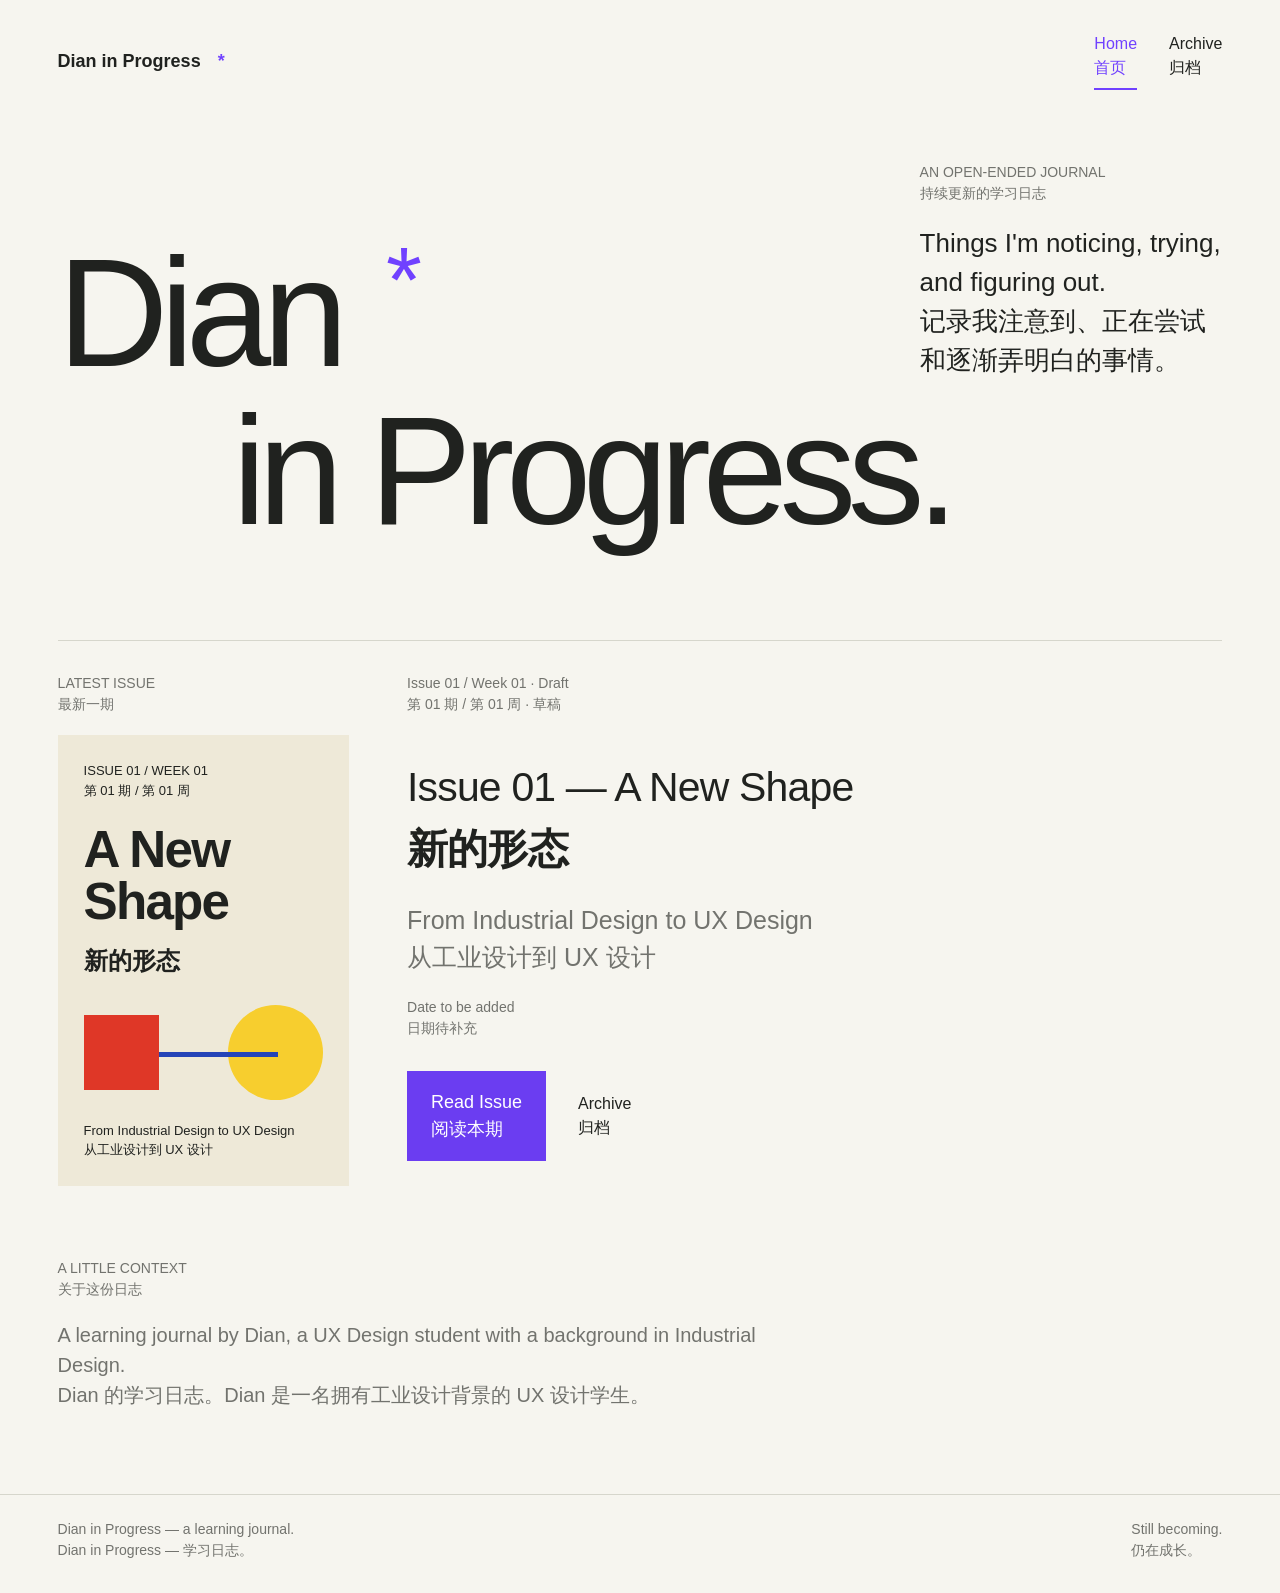
<file: index.html>
<!doctype html><html lang="en"><head><meta charset="utf-8"><meta name="viewport" content="width=device-width,initial-scale=1"><title>Dian in Progress</title><meta name="description" content="Dian’s bilingual journal of learning, questions and experiments in UX Design."><link rel="icon" href="favicon.svg"><link rel="stylesheet" href="style.css"></head><body><header><a class="brand" href="index.html">Dian in Progress <span class="star">*</span></a><nav aria-label="Main navigation"><a class="active" href="index.html">Home<span class="zh" lang="zh-CN">首页</span></a><a class="" href="archive.html">Archive<span class="zh" lang="zh-CN">归档</span></a></nav></header><main><section class="hero"><div class="intro"><div class="eyebrow">An open-ended journal<span class="zh">持续更新的学习日志</span></div>Things I'm noticing, trying, and figuring out.<span class="zh" lang="zh-CN">记录我注意到、正在尝试和逐渐弄明白的事情。</span></div><h1>Dian <span class="star">*</span><span class="second"><span>in</span> Progress.</span></h1></section><section class="latest"><div><div class="eyebrow">Latest issue<span class="zh">最新一期</span></div><a class="cover" href="issue-01.html" aria-label="Read Issue 01: A New Shape"><div class="micro">ISSUE 01 / WEEK 01<span class="zh">第 01 期 / 第 01 周</span></div><h2>A New<br>Shape</h2><div class="ctzh" lang="zh-CN">新的形态</div><div class="geometry" aria-hidden="true"><div class="square"></div><div class="circle"></div><div class="line"></div></div><div class="micro">From Industrial Design to UX Design<span class="zh">从工业设计到 UX 设计</span></div></a></div><div class="issue-info"><div class="muted micro">Issue 01 / Week 01 · Draft<span class="zh">第 01 期 / 第 01 周 · 草稿</span></div><h2>Issue 01 — A New Shape<span class="zh">新的形态</span></h2><div class="subtitle">From Industrial Design to UX Design<span class="zh">从工业设计到 UX 设计</span></div><div class="muted micro" style="margin-top:20px">Date to be added<span class="zh">日期待补充</span></div><div class="actions"><a class="button" href="issue-01.html">Read Issue<span class="zh">阅读本期</span></a><a href="archive.html">Archive<span class="zh">归档</span></a></div></div></section><section class="context"><div class="eyebrow">A little context<span class="zh">关于这份日志</span></div><p>A learning journal by Dian, a UX Design student with a background in Industrial Design.<span class="zh" lang="zh-CN">Dian 的学习日志。Dian 是一名拥有工业设计背景的 UX 设计学生。</span></p></section></main><footer><div>Dian in Progress — a learning journal.<span class="zh" lang="zh-CN">Dian in Progress — 学习日志。</span></div><div>Still becoming.<span class="zh" lang="zh-CN">仍在成长。</span></div></footer></body></html>
</file>
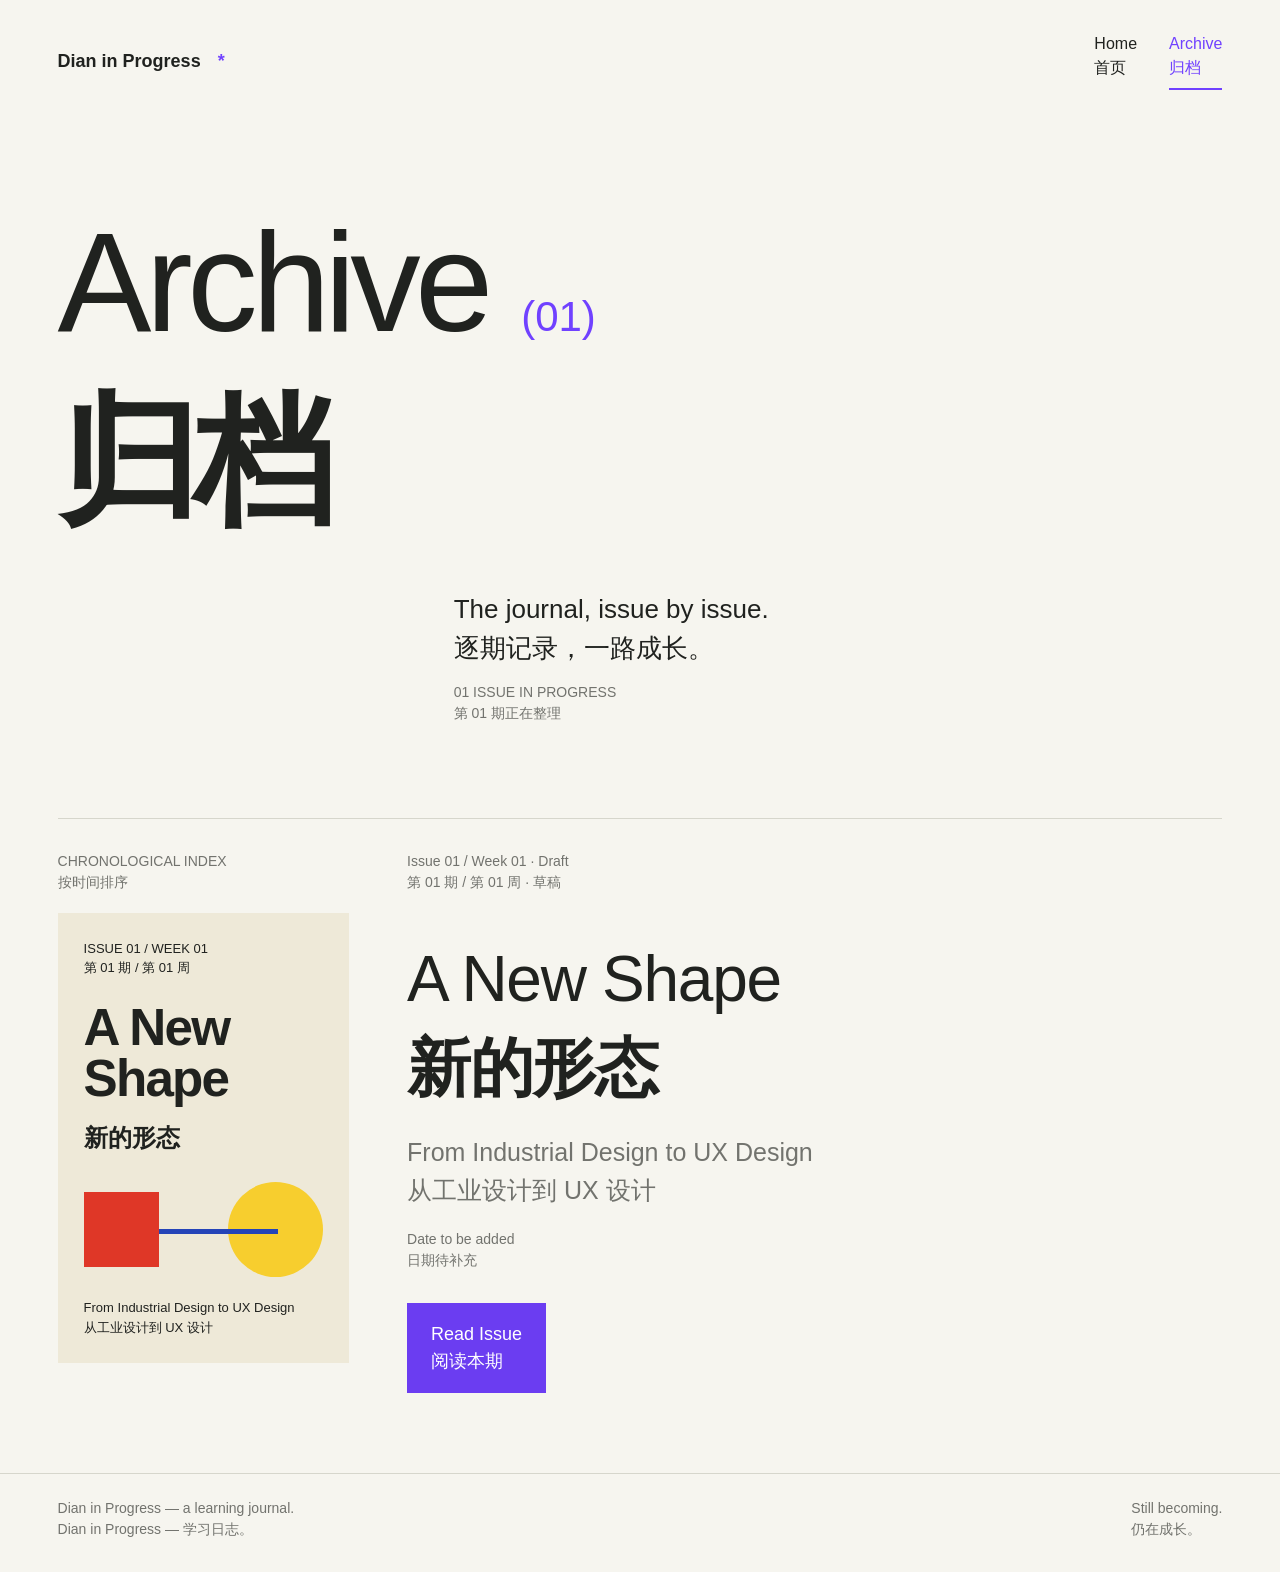
<file: archive.html>
<!doctype html><html lang="en"><head><meta charset="utf-8"><meta name="viewport" content="width=device-width,initial-scale=1"><title>Archive — Dian in Progress</title><meta name="description" content="Dian’s bilingual journal of learning, questions and experiments in UX Design."><link rel="icon" href="favicon.svg"><link rel="stylesheet" href="style.css"></head><body><header><a class="brand" href="index.html">Dian in Progress <span class="star">*</span></a><nav aria-label="Main navigation"><a class="" href="index.html">Home<span class="zh" lang="zh-CN">首页</span></a><a class="active" href="archive.html">Archive<span class="zh" lang="zh-CN">归档</span></a></nav></header><main><section class="archive-hero"><h1>Archive <span class="count">(01)</span><span class="zh" lang="zh-CN">归档</span></h1><div class="archive-intro">The journal, issue by issue.<span class="zh">逐期记录，一路成长。</span><p class="eyebrow">01 issue in progress<span class="zh">第 01 期正在整理</span></p></div></section><section class="latest archive-list"><div><div class="eyebrow">Chronological index<span class="zh">按时间排序</span></div><a class="cover" href="issue-01.html" aria-label="Read Issue 01: A New Shape"><div class="micro">ISSUE 01 / WEEK 01<span class="zh">第 01 期 / 第 01 周</span></div><h2>A New<br>Shape</h2><div class="ctzh" lang="zh-CN">新的形态</div><div class="geometry" aria-hidden="true"><div class="square"></div><div class="circle"></div><div class="line"></div></div><div class="micro">From Industrial Design to UX Design<span class="zh">从工业设计到 UX 设计</span></div></a></div><div class="issue-info"><div class="muted micro">Issue 01 / Week 01 · Draft<span class="zh">第 01 期 / 第 01 周 · 草稿</span></div><h2>A New Shape<span class="zh">新的形态</span></h2><div class="subtitle">From Industrial Design to UX Design<span class="zh">从工业设计到 UX 设计</span></div><div class="muted micro" style="margin-top:20px">Date to be added<span class="zh">日期待补充</span></div><div class="actions"><a class="button" href="issue-01.html">Read Issue<span class="zh">阅读本期</span></a></div></div></section></main><footer><div>Dian in Progress — a learning journal.<span class="zh" lang="zh-CN">Dian in Progress — 学习日志。</span></div><div>Still becoming.<span class="zh" lang="zh-CN">仍在成长。</span></div></footer></body></html>
</file>
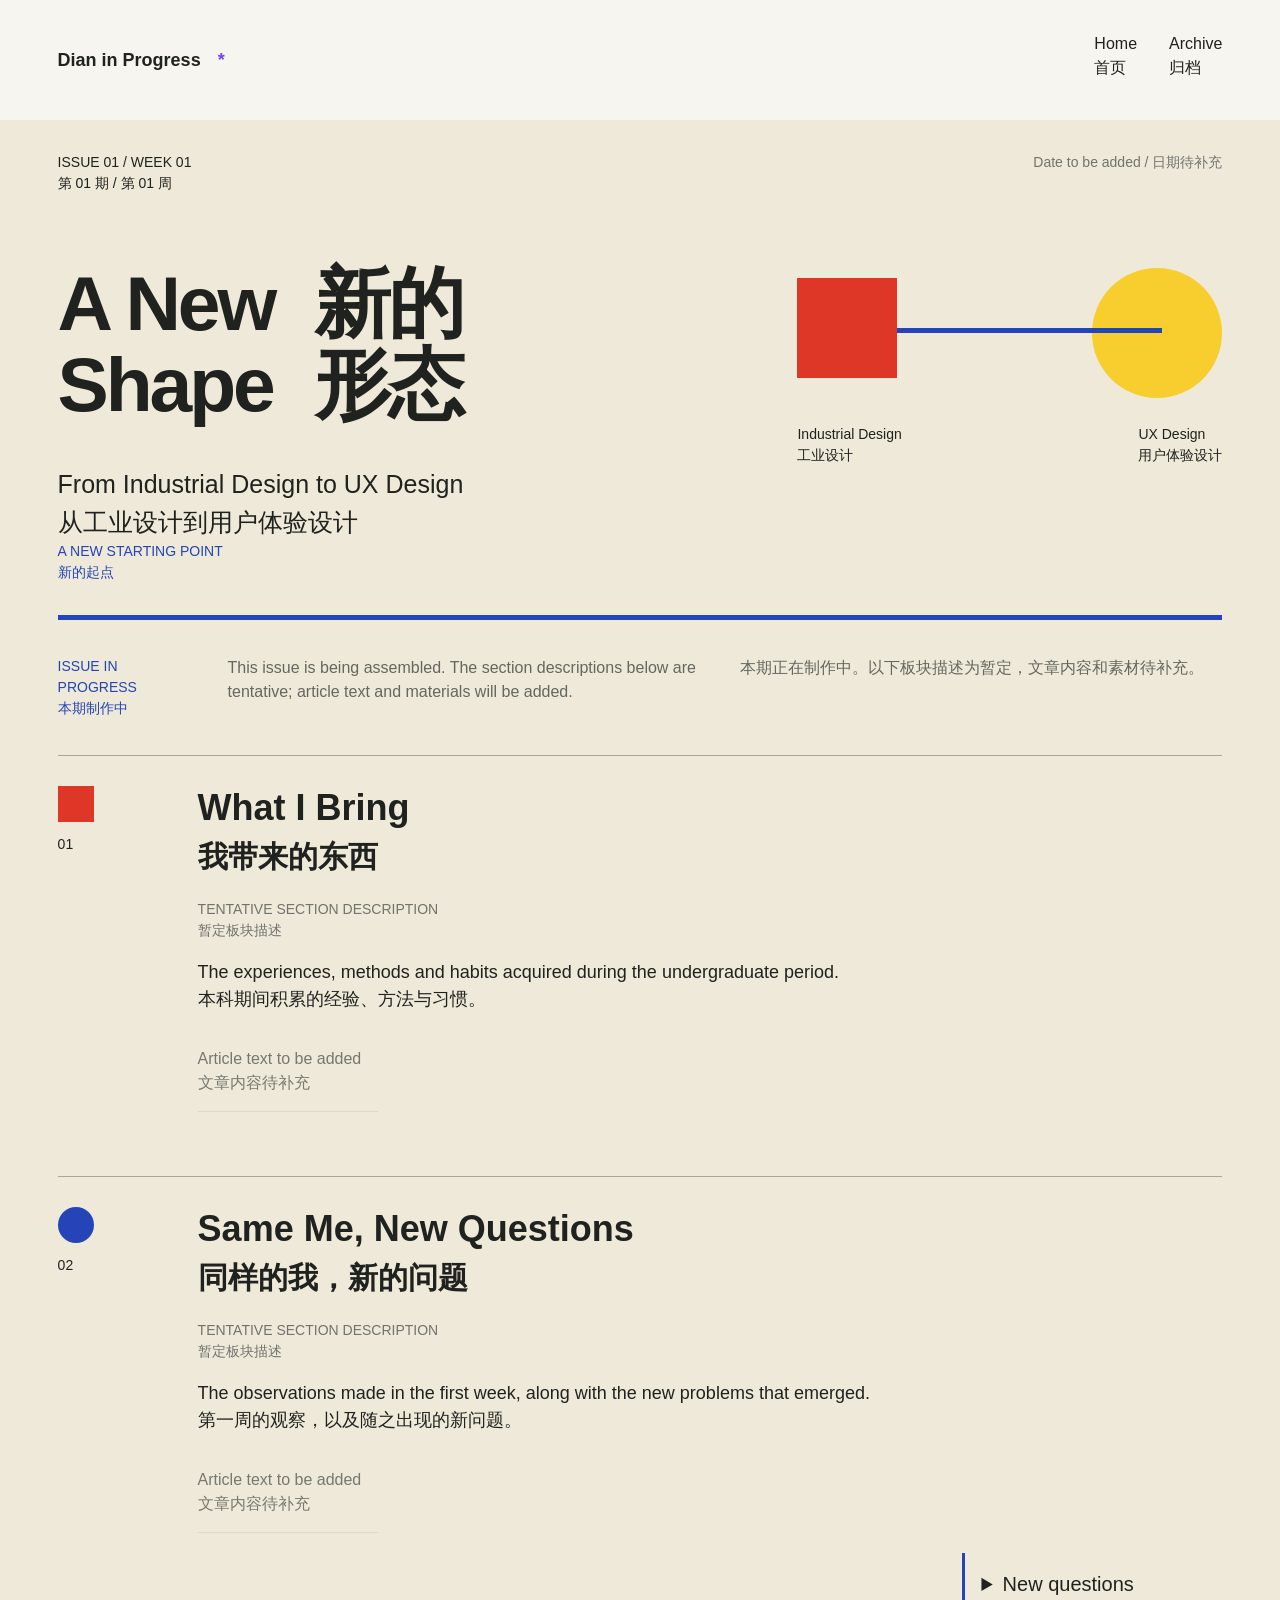
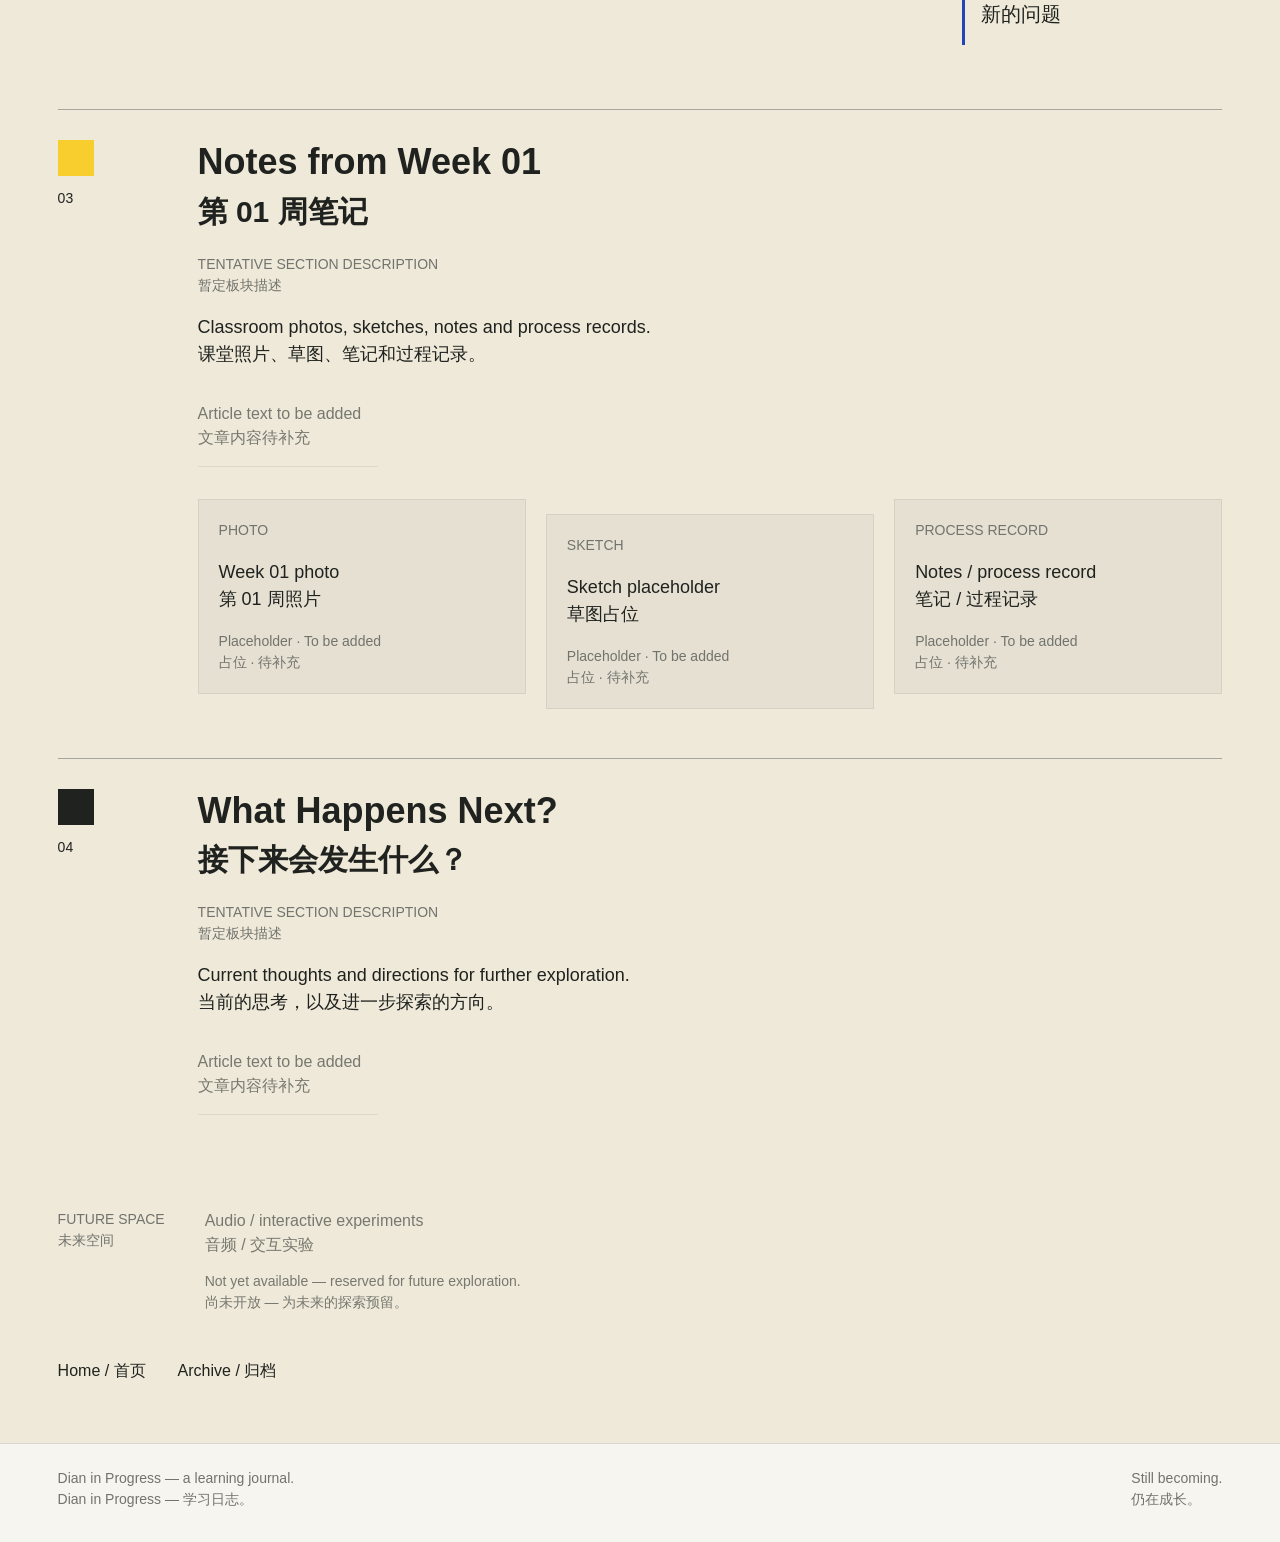
<file: issue-01.html>
<!doctype html><html lang="en"><head><meta charset="utf-8"><meta name="viewport" content="width=device-width,initial-scale=1"><title>A New Shape — Dian in Progress</title><meta name="description" content="Dian’s bilingual journal of learning, questions and experiments in UX Design."><link rel="icon" href="favicon.svg"><link rel="stylesheet" href="style.css"></head><body><header><a class="brand" href="index.html">Dian in Progress <span class="star">*</span></a><nav aria-label="Main navigation"><a class="" href="index.html">Home<span class="zh" lang="zh-CN">首页</span></a><a class="" href="archive.html">Archive<span class="zh" lang="zh-CN">归档</span></a></nav></header><div class="reading"><main><div class="issue-meta"><div>ISSUE 01 / WEEK 01<span class="zh">第 01 期 / 第 01 周</span></div><div class="muted">Date to be added / 日期待补充</div></div><section class="issue-hero"><div class="issue-title-row"><h1><span>A New<br>Shape</span><span class="zh">新的<br>形态</span></h1><div><div class="geometry" aria-hidden="true"><div class="square"></div><div class="circle"></div><div class="line"></div></div><div class="labels"><span>Industrial Design<br>工业设计</span><span>UX Design<br>用户体验设计</span></div></div></div><div class="subtitle">From Industrial Design to UX Design<span class="zh">从工业设计到用户体验设计</span></div><div class="eyebrow" style="color:#2444b8">A new starting point<span class="zh">新的起点</span></div></section><div class="draft-note"><div class="eyebrow">Issue in progress<span class="zh">本期制作中</span></div><div>This issue is being assembled. The section descriptions below are tentative; article text and materials will be added.</div><div lang="zh-CN">本期正在制作中。以下板块描述为暂定，文章内容和素材待补充。</div></div><section class="section"><div><div class="marker " aria-hidden="true"></div><div class="micro section-num">01</div></div><div><h2>What I Bring<span class="zh">我带来的东西</span></h2><div class="eyebrow">Tentative section description<span class="zh">暂定板块描述</span></div><p>The experiences, methods and habits acquired during the undergraduate period.<span class="zh">本科期间积累的经验、方法与习惯。</span></p><div class="placeholder">Article text to be added<span class="zh">文章内容待补充</span></div></div></section><section class="section"><div><div class="marker blue" aria-hidden="true"></div><div class="micro section-num">02</div></div><div><h2>Same Me, New Questions<span class="zh">同样的我，新的问题</span></h2><div class="eyebrow">Tentative section description<span class="zh">暂定板块描述</span></div><p>The observations made in the first week, along with the new problems that emerged.<span class="zh">第一周的观察，以及随之出现的新问题。</span></p><div class="placeholder">Article text to be added<span class="zh">文章内容待补充</span></div><details class="note"><summary>New questions<span class="zh">新的问题</span></summary><p class="muted">Questions to be added.<span class="zh">问题待补充。</span></p></details></div></section><section class="section"><div><div class="marker yellow" aria-hidden="true"></div><div class="micro section-num">03</div></div><div><h2>Notes from Week 01<span class="zh">第 01 周笔记</span></h2><div class="eyebrow">Tentative section description<span class="zh">暂定板块描述</span></div><p>Classroom photos, sketches, notes and process records.<span class="zh">课堂照片、草图、笔记和过程记录。</span></p><div class="placeholder">Article text to be added<span class="zh">文章内容待补充</span></div><div class="materials"><div class="material"><div class="eyebrow">Photo</div><p>Week 01 photo<span class="zh">第 01 周照片</span></p><div class="micro muted">Placeholder · To be added<span class="zh">占位 · 待补充</span></div></div><div class="material"><div class="eyebrow">Sketch</div><p>Sketch placeholder<span class="zh">草图占位</span></p><div class="micro muted">Placeholder · To be added<span class="zh">占位 · 待补充</span></div></div><div class="material"><div class="eyebrow">Process record</div><p>Notes / process record<span class="zh">笔记 / 过程记录</span></p><div class="micro muted">Placeholder · To be added<span class="zh">占位 · 待补充</span></div></div></div></div></section><section class="section"><div><div class="marker black" aria-hidden="true"></div><div class="micro section-num">04</div></div><div><h2>What Happens Next?<span class="zh">接下来会发生什么？</span></h2><div class="eyebrow">Tentative section description<span class="zh">暂定板块描述</span></div><p>Current thoughts and directions for further exploration.<span class="zh">当前的思考，以及进一步探索的方向。</span></p><div class="placeholder">Article text to be added<span class="zh">文章内容待补充</span></div></div></section><div class="future"><div class="eyebrow">Future space<span class="zh">未来空间</span></div><div>Audio / interactive experiments<span class="zh">音频 / 交互实验</span><p class="micro">Not yet available — reserved for future exploration.<span class="zh">尚未开放 — 为未来的探索预留。</span></p></div></div><div class="actions"><a href="index.html">Home / 首页</a><a href="archive.html">Archive / 归档</a></div></main></div><footer><div>Dian in Progress — a learning journal.<span class="zh" lang="zh-CN">Dian in Progress — 学习日志。</span></div><div>Still becoming.<span class="zh" lang="zh-CN">仍在成长。</span></div></footer></body></html>
</file>
<file: style.css>
*{box-sizing:border-box}html{scroll-behavior:smooth}body{margin:0;background:#f6f5ef;color:#20221f;font-family:Arial,"Noto Sans",sans-serif;line-height:1.5}a{color:inherit;text-decoration:none}a:focus-visible,summary:focus-visible{outline:3px solid #7041ff;outline-offset:6px}a:hover{color:#7041ff}header,footer,main{max-width:1600px;margin:auto;padding-left:4.5%;padding-right:4.5%}header{display:flex;justify-content:space-between;align-items:center;padding-top:32px;padding-bottom:32px}.brand{font-weight:700;font-size:18px}.star{color:#7041ff;margin-left:12px}nav{display:flex;gap:32px}nav a{font-size:16px;padding-bottom:8px}nav a.active{color:#7041ff;border-bottom:2px solid}.zh{display:block}.muted{color:#72736e}.micro{font-size:14px}.eyebrow{font-size:14px;text-transform:uppercase;color:#72736e}.hero{position:relative;padding:72px 0 90px}.hero h1{font-size:clamp(80px,12vw,190px);font-weight:500;line-height:1.03;letter-spacing:-.055em;margin:40px 0 0}.hero h1 .second{display:block;margin-left:15%}.hero h1 .star{vertical-align:top;font-size:.6em}.intro{position:absolute;right:0;top:40px;width:26%;font-size:26px}.intro .eyebrow{margin-bottom:20px}.latest{border-top:1px solid #d6d6cc;padding:32px 0;display:grid;grid-template-columns:25% 1fr;gap:5%}.cover{background:#eee9d8;padding:26px;margin-top:20px;display:block;color:#20221f!important}.cover:hover{transform:translateY(-4px)}.cover h2{font-size:clamp(36px,4vw,58px);line-height:1;letter-spacing:-.035em;margin:24px 0 16px}.cover .ctzh{font-size:24px;font-weight:bold}.geometry{height:110px;position:relative;margin:16px 0}.square{position:absolute;width:75px;height:75px;top:20px;background:#df3727}.circle{position:absolute;width:95px;height:95px;border-radius:50%;background:#f7ce2e;right:0;top:10px}.line{position:absolute;top:57px;left:75px;right:45px;height:5px;background:#2444b8}.cover .micro{font-size:13px}.issue-info{padding-top:0}.issue-info h2{font-size:clamp(32px,3.2vw,54px);line-height:1.2;font-weight:500;letter-spacing:-.02em;margin:48px 0 28px}.issue-info h2 .zh{font-weight:700;margin-top:12px}.subtitle{font-size:25px;color:#72736e}.actions{display:flex;align-items:center;gap:32px;margin-top:32px}.button{display:inline-block;background:#6b3df1;color:white;padding:18px 24px;font-size:18px}.button:hover{background:#532ad1;color:white}.context{max-width:760px;padding:40px 0 64px}.context p{font-size:20px;color:#72736e}footer{border-top:1px solid #d6d6cc;padding-top:24px;padding-bottom:32px;font-size:14px;color:#72736e;display:flex;justify-content:space-between;gap:32px}.archive-hero{padding:64px 0 80px}.archive-hero h1{font-size:clamp(72px,11vw,165px);font-weight:500;letter-spacing:-.04em;line-height:1.1;margin:20px 0 50px}.archive-hero h1 .zh{font-weight:bold;margin-top:24px}.count{color:#7041ff;font-size:42px;letter-spacing:0}.archive-intro{margin-left:34%;font-size:26px}.archive-list{padding-bottom:80px}.archive-list .issue-info h2{font-size:clamp(38px,5vw,76px)}.reading{background:#eee9d8;padding-top:32px;padding-bottom:60px}.reading main{max-width:1350px}.issue-meta{display:flex;justify-content:space-between;font-size:14px}.issue-hero{padding:48px 0 32px;border-bottom:5px solid #2444b8}.issue-title-row{display:grid;grid-template-columns:1.6fr 1fr;gap:60px;align-items:center}.issue-title-row h1{font-size:clamp(48px,6vw,84px);line-height:1.05;letter-spacing:-.04em;display:flex;gap:40px;margin:20px 0 40px}.issue-title-row h1 .zh{font-weight:700}.issue-title-row .geometry{height:150px}.issue-title-row .square{width:100px;height:100px}.issue-title-row .circle{width:130px;height:130px}.issue-title-row .line{left:100px;top:70px;right:60px}.labels{display:flex;justify-content:space-between;font-size:14px}.issue-hero .subtitle{color:#20221f}.draft-note{display:grid;grid-template-columns:140px 1fr 1fr;gap:30px;padding:36px 0;color:#656760;font-size:16px}.draft-note .eyebrow{color:#2444b8}.section{border-top:1px solid #a6a69c;padding:30px 0 64px;display:grid;grid-template-columns:110px 1fr;gap:30px;min-height:360px}.marker{width:36px;height:36px;margin-bottom:12px;background:#df3727}.marker.blue{background:#2444b8;border-radius:50%}.marker.yellow{background:#f7ce2e}.marker.black{background:#20221f}.section h2{font-size:36px;line-height:1.2;margin:0 0 24px}.section h2 .zh{margin-top:10px;font-size:30px}.section p{font-size:18px}.placeholder{color:#77786f;border-bottom:1px solid #dcd8cc;padding:16px 0;width:fit-content;min-width:180px}.note{border-left:3px solid #2444b8;padding:16px;margin:20px 0 0 auto;max-width:260px}.note summary{cursor:pointer;font-size:20px}.materials{display:grid;grid-template-columns:repeat(3,1fr);gap:20px;margin-top:32px}.material{background:#e5e0d2;border:1px solid #d5d1c4;padding:20px;min-height:160px}.material:nth-child(2){transform:translateY(15px)}.future{padding:30px 0 0;display:flex;gap:40px;color:#77786f}@media(max-width:650px){header{padding:24px 6%;align-items:flex-start}.brand{max-width:110px;font-size:16px}nav{gap:22px}main,footer{padding-left:6%;padding-right:6%}.hero{padding:24px 0 50px}.hero h1{font-size:clamp(68px,18vw,100px);line-height:1.07;margin:20px 0 30px}.hero h1 .second{margin-left:8%;max-width:100%;font-size:.78em}.hero h1 .second span{display:block}.intro{position:static;width:auto;font-size:24px}.intro .eyebrow{display:none}.latest{display:block}.cover{margin:20px 0 24px;padding:28px}.cover h2{font-size:54px}.cover .geometry{max-width:300px}.issue-info h2{margin:28px 0;font-size:34px}.subtitle{font-size:21px}.context{padding:40px 0}.context p{font-size:18px}footer{display:block}footer>div+div{margin-top:20px}.archive-hero{padding:40px 0 60px}.archive-hero h1{font-size:72px;margin:10px 0 36px}.count{display:block;font-size:30px;margin-top:20px}.archive-intro{margin:0;font-size:24px}.archive-list .issue-info h2{font-size:38px}.reading{padding-top:20px}.issue-meta{display:block}.issue-meta>div+div{margin-top:12px}.issue-hero{padding-top:20px}.issue-title-row{display:block}.issue-title-row h1{display:block;font-size:52px}.issue-title-row h1 .zh{font-size:34px;margin-top:16px}.issue-title-row .geometry{max-width:360px}.draft-note{display:block;padding:26px 0}.draft-note>div{margin-bottom:16px}.section{display:block;padding:24px 0 48px;min-height:0}.section h2{font-size:30px;margin-top:20px}.section h2 .zh{font-size:24px}.section p{font-size:17px}.marker{display:inline-block;width:22px;height:22px;vertical-align:middle;margin-right:10px}.section-num{display:inline-block}.materials{display:block}.material{margin-bottom:16px}.material:nth-child(2){transform:none}.note{margin-left:0}.future{display:block}.actions{gap:24px}}@media(prefers-reduced-motion:no-preference){a,.cover{transition:color .2s,background .2s,transform .2s}}
</file>
